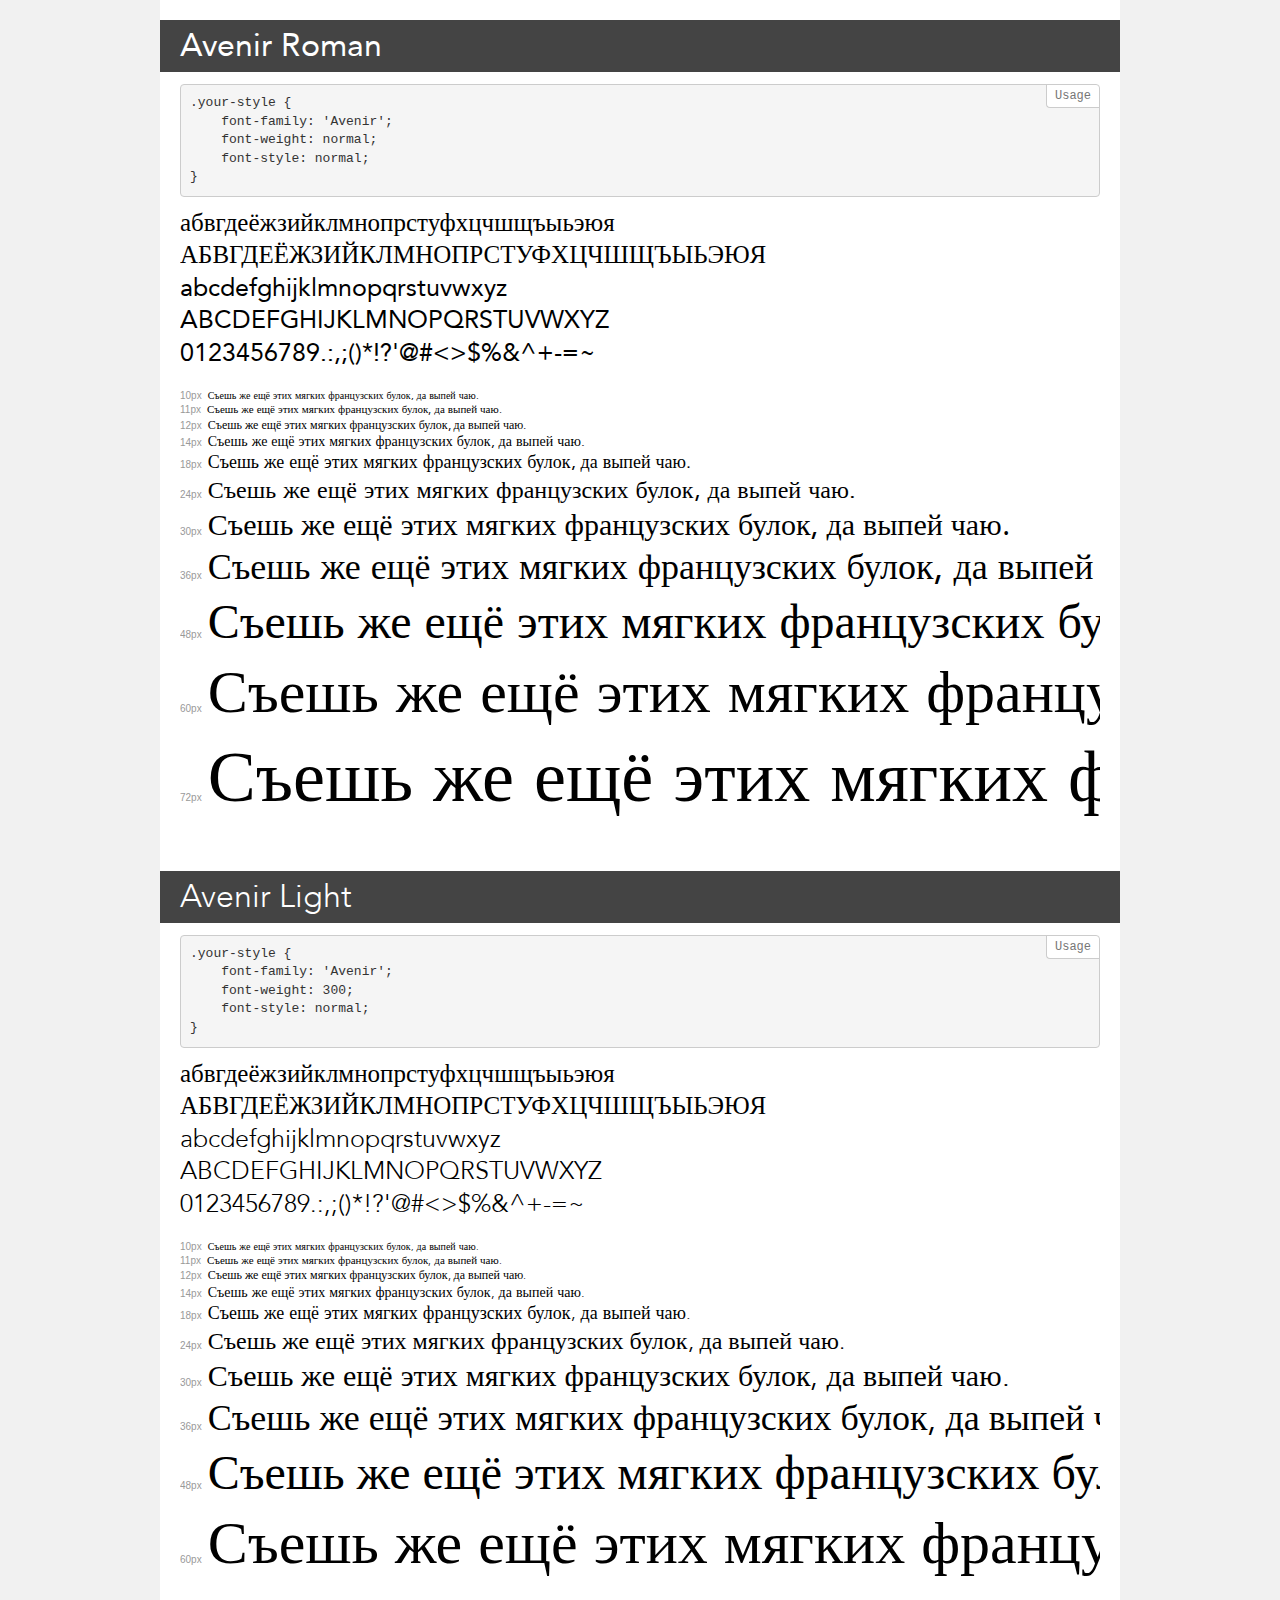
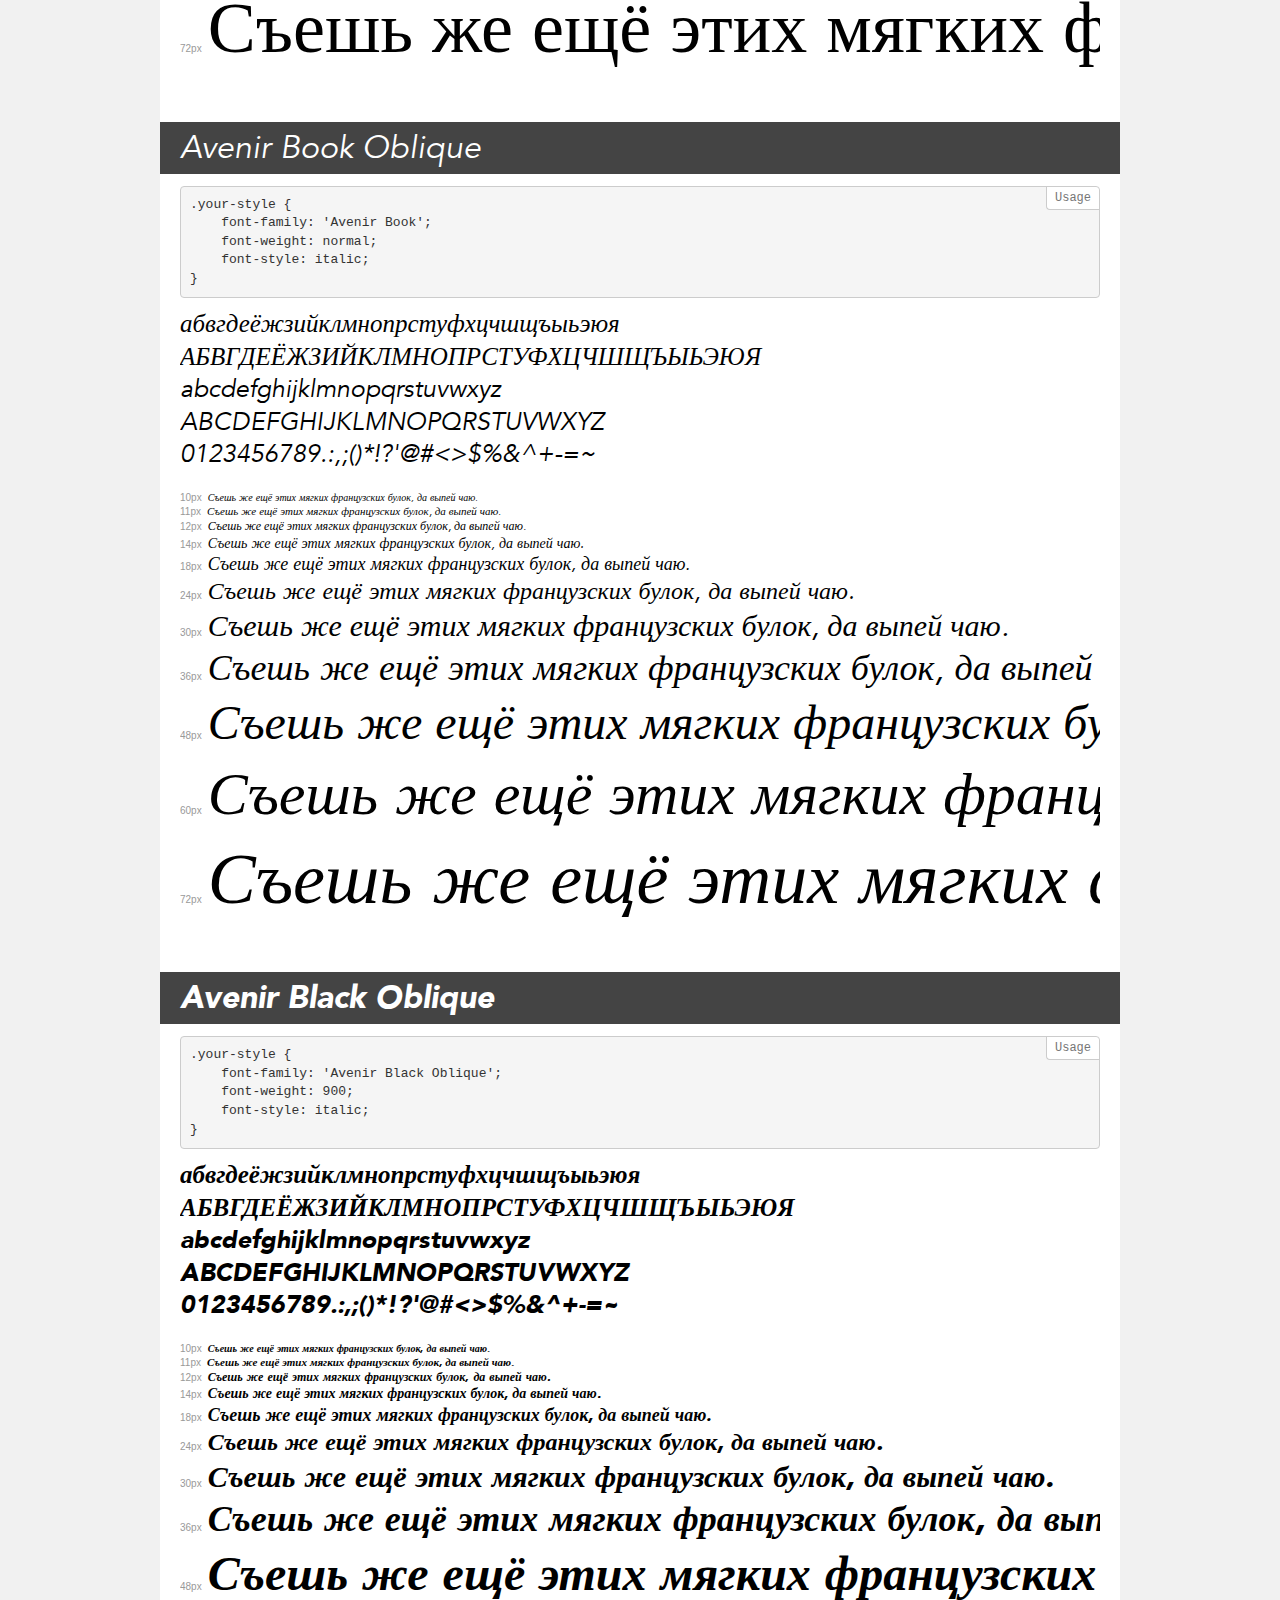
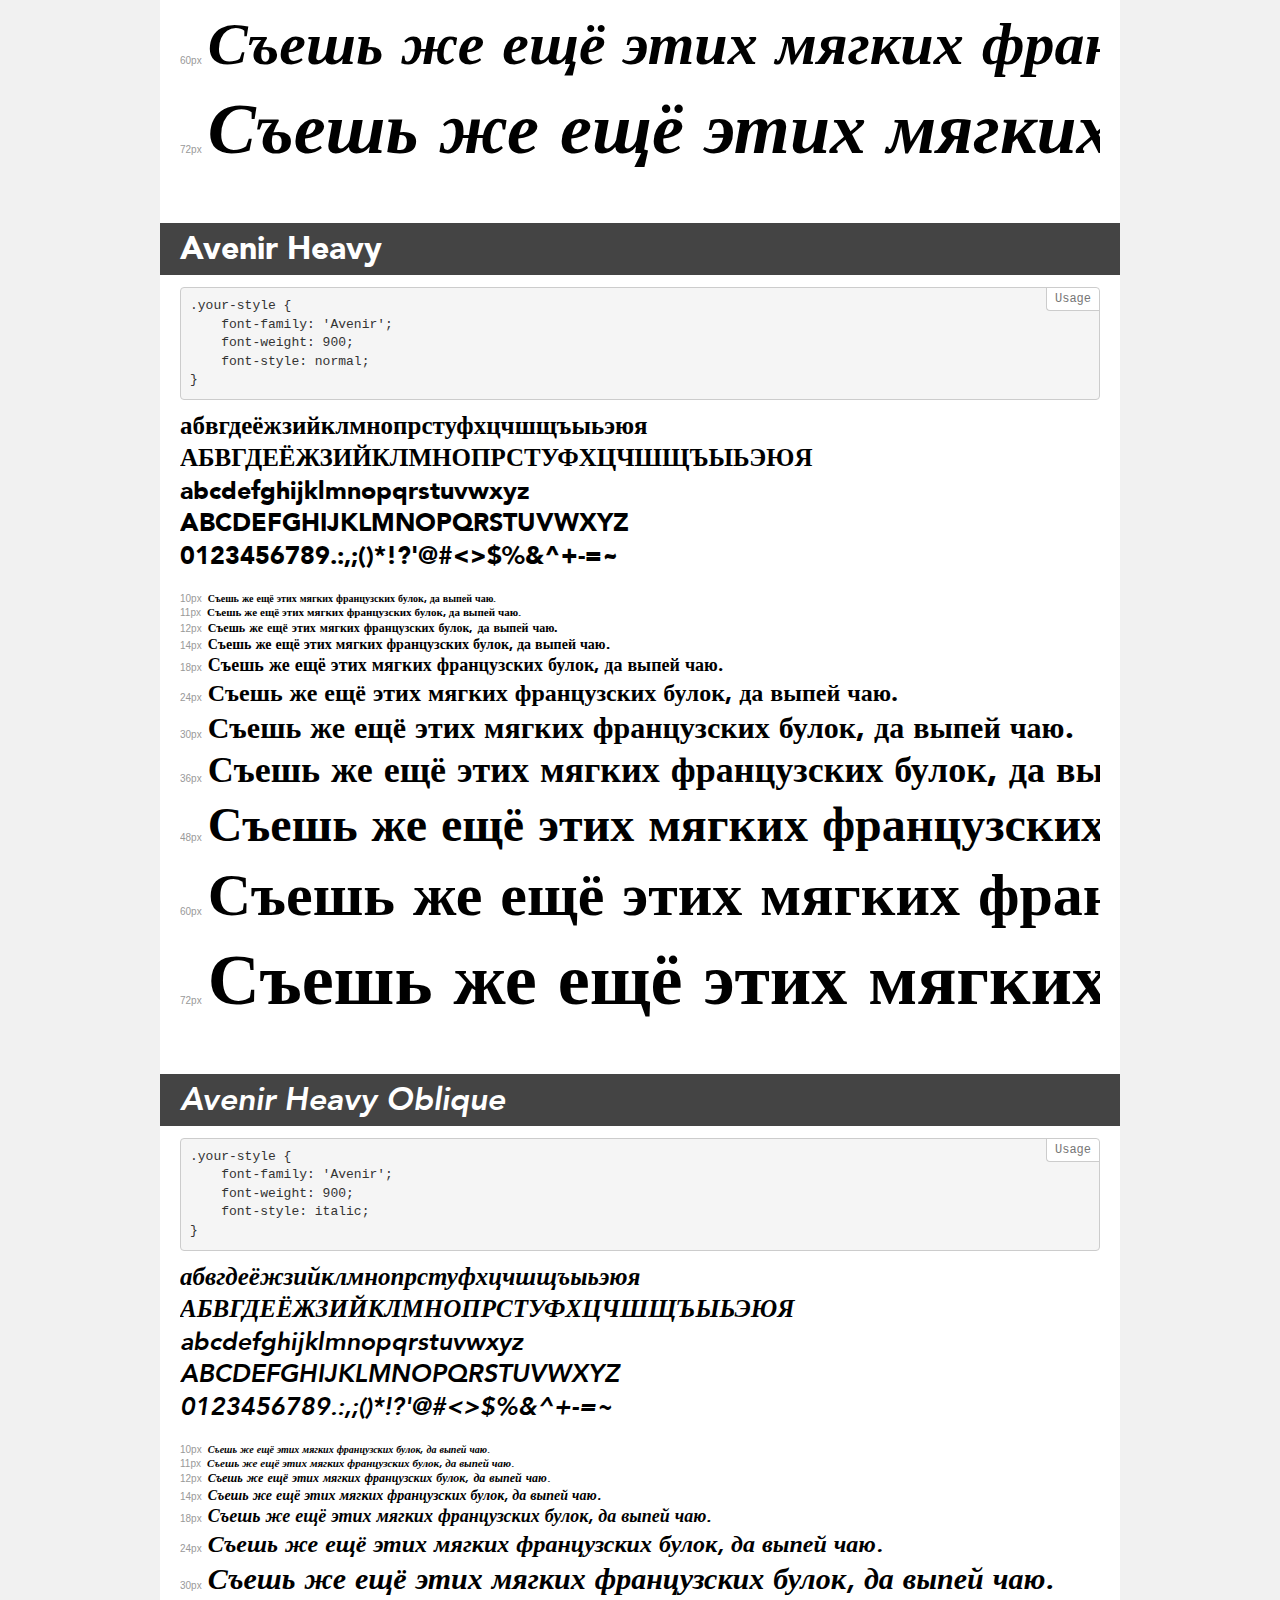
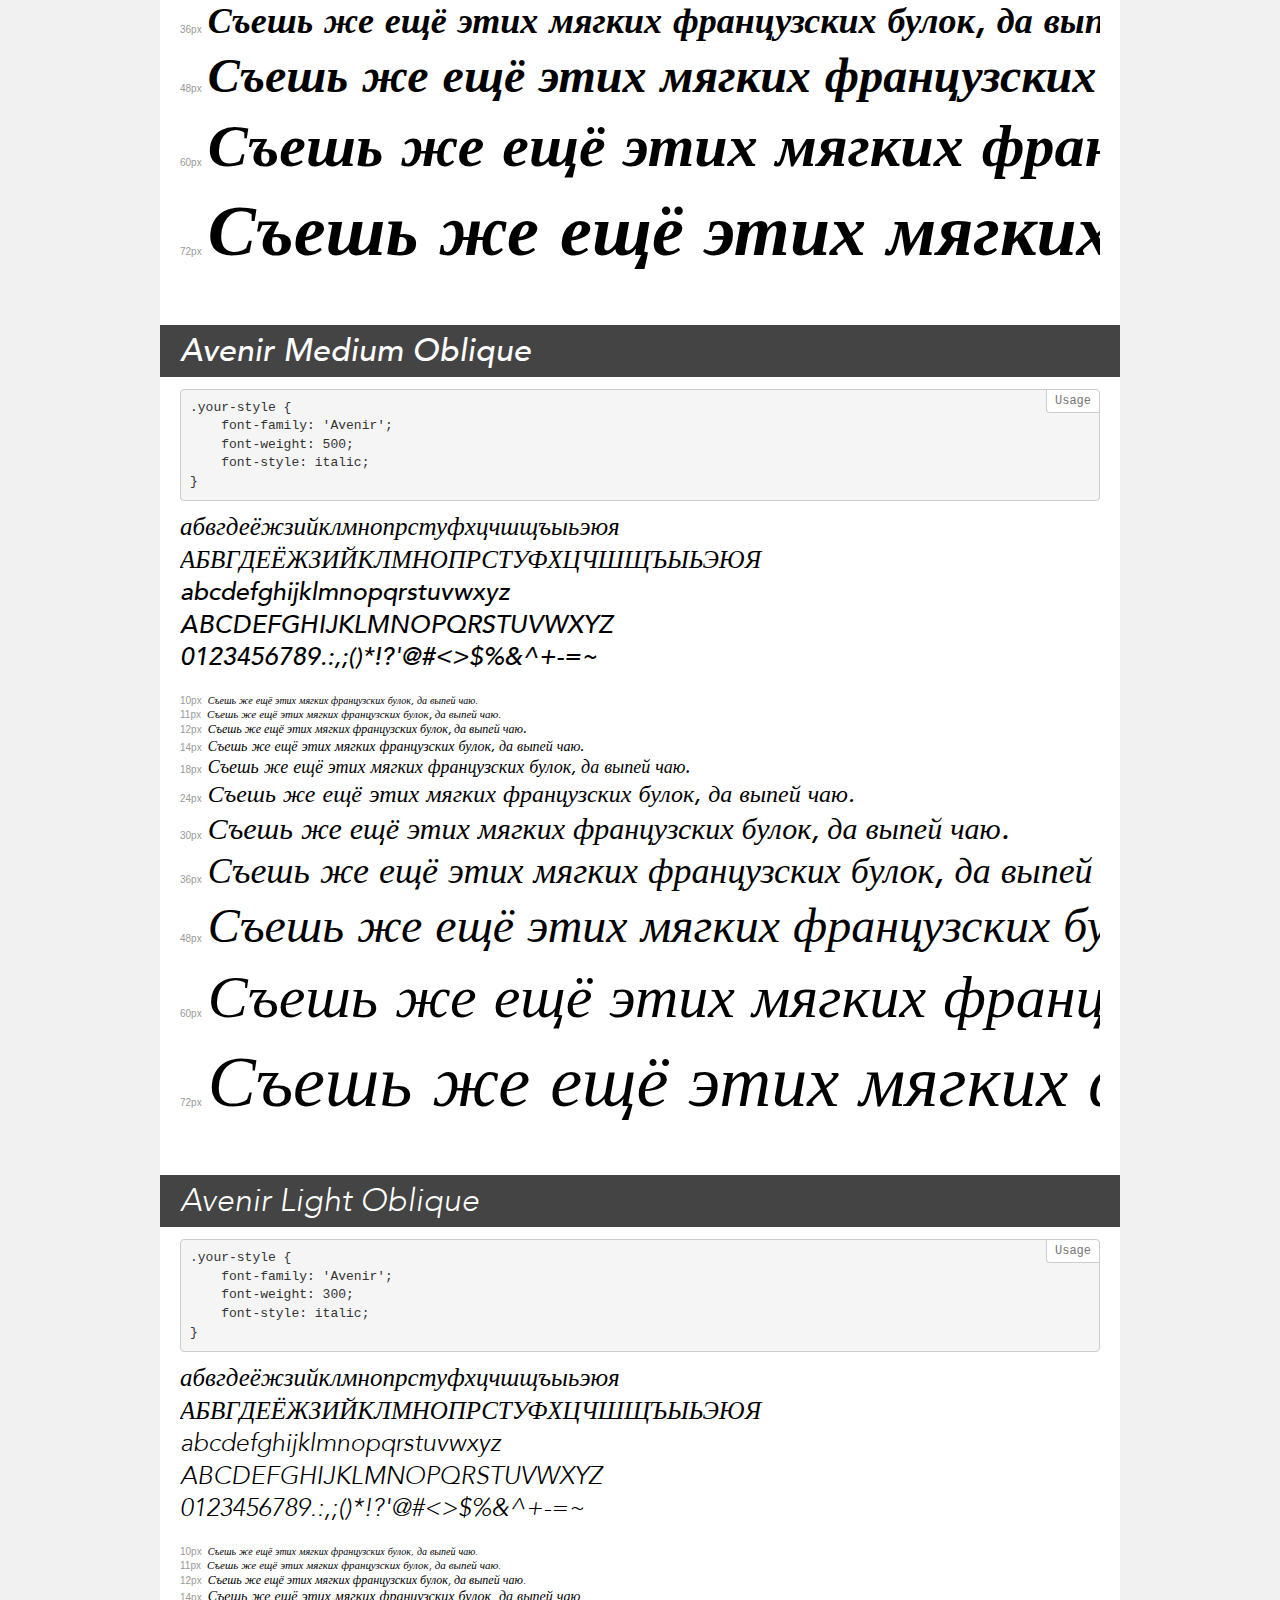
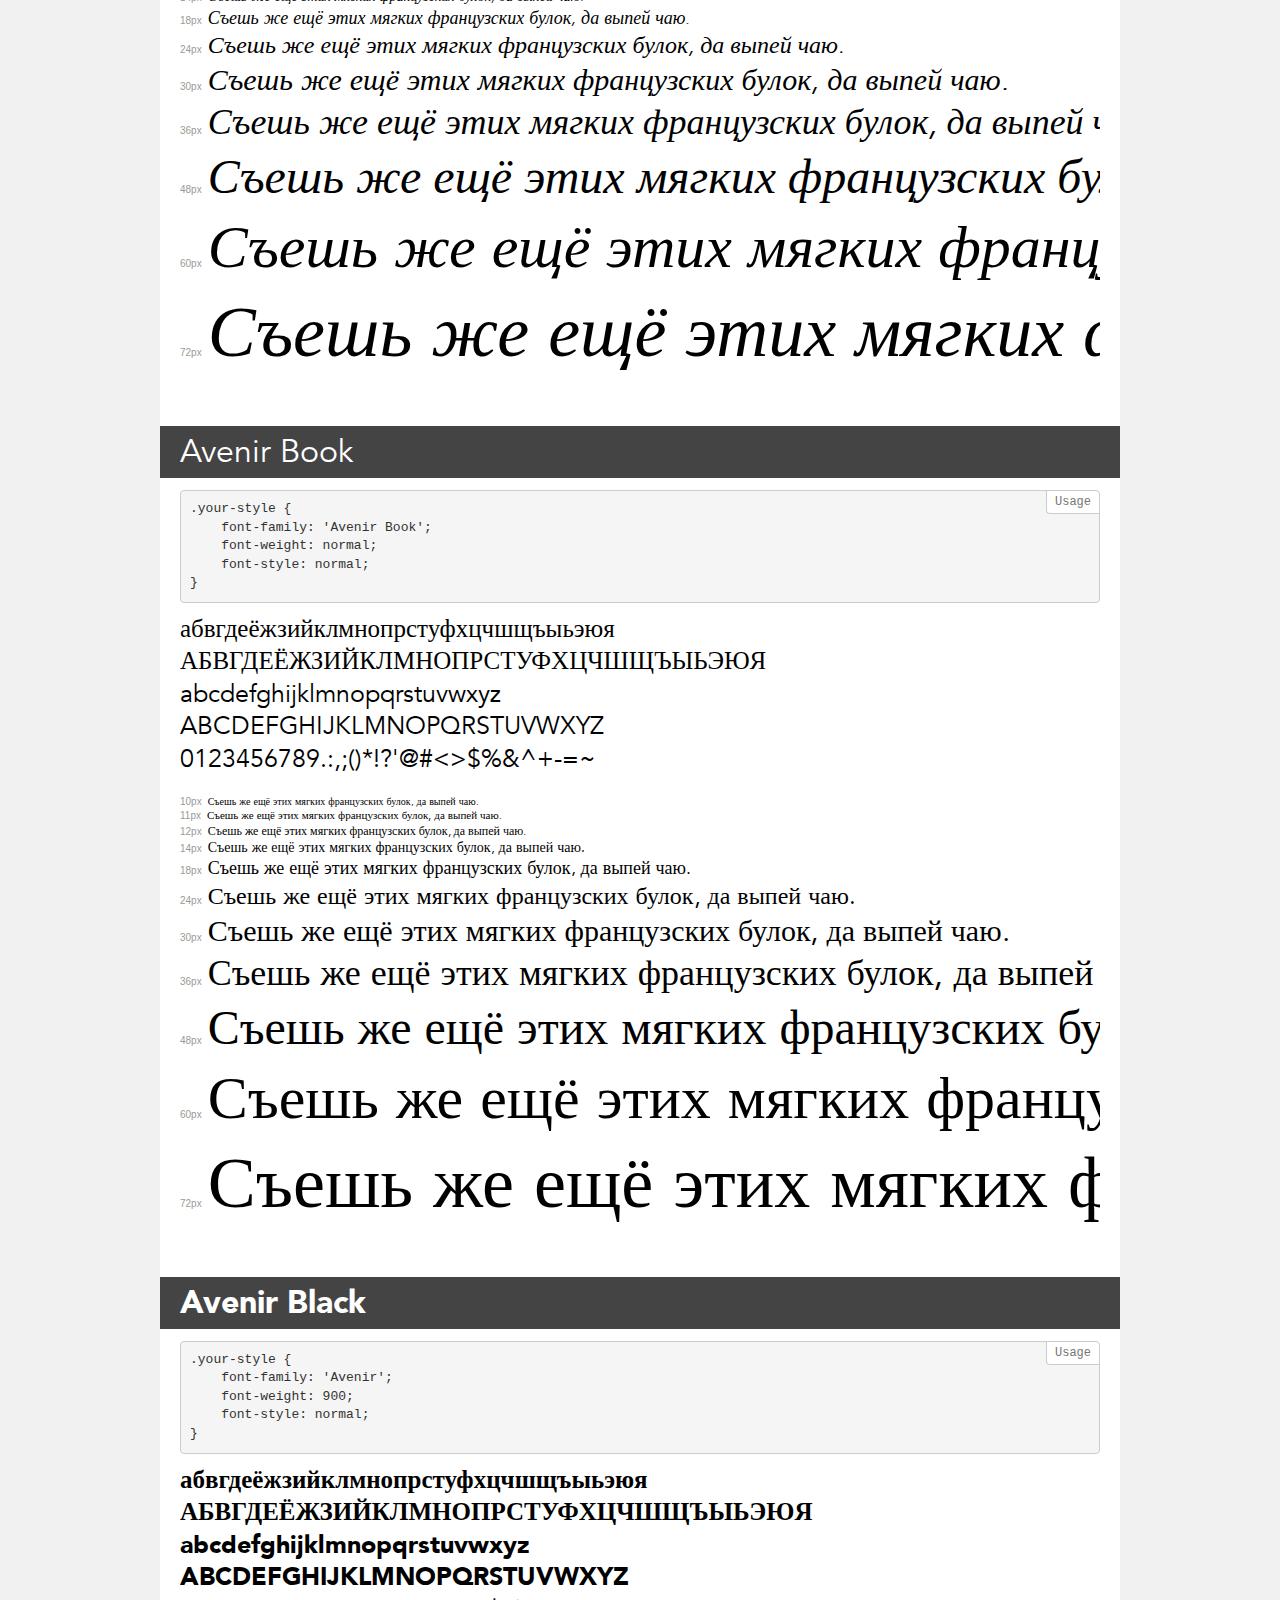
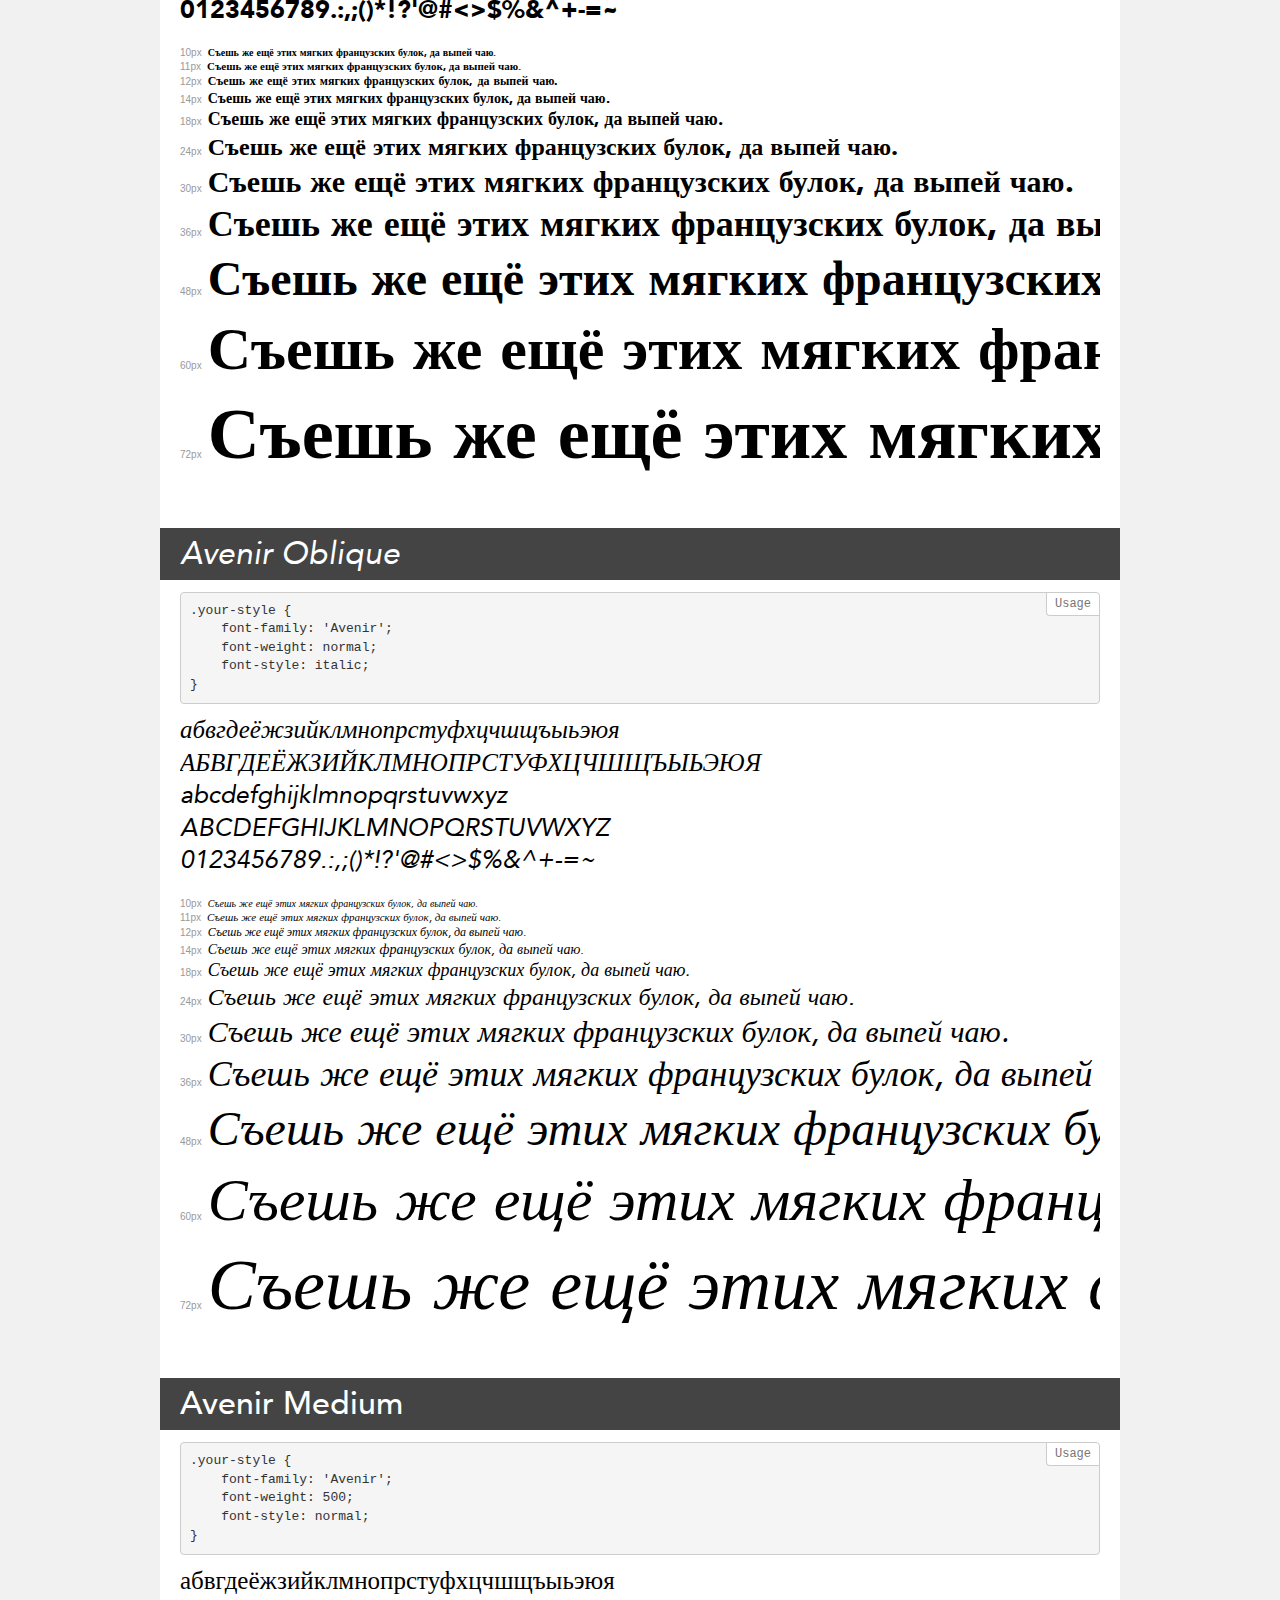
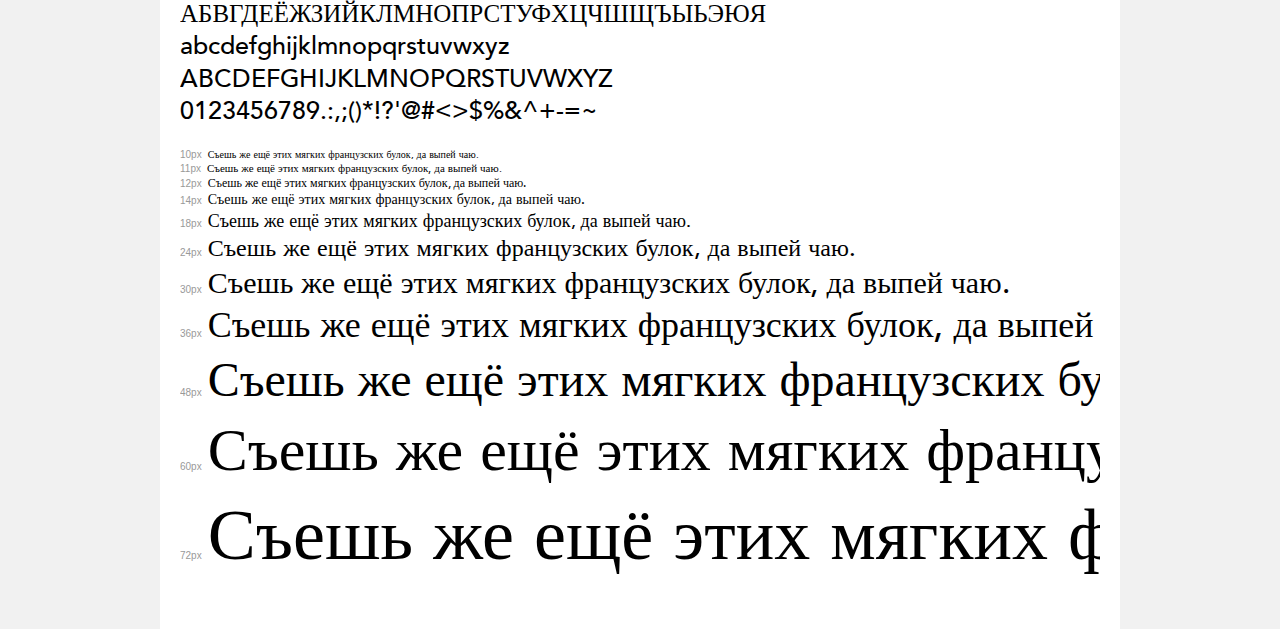
<file: fonts/avenir/demo.html>
<!DOCTYPE html>
<html>
<head>
    <meta charset="utf-8">
    <meta http-equiv="X-UA-Compatible" content="IE=edge">
    <meta name="viewport" content="width=device-width, initial-scale=1">
    <meta name="robots" content="noindex, noarchive">
    <meta name="format-detection" content="telephone=no">
    <title>Transfonter demo</title>
    <link href="stylesheet.css" rel="stylesheet">
    <style>
        /*
        http://meyerweb.com/eric/tools/css/reset/
        v2.0 | 20110126
        License: none (public domain)
        */
        html, body, div, span, applet, object, iframe,
        h1, h2, h3, h4, h5, h6, p, blockquote, pre,
        a, abbr, acronym, address, big, cite, code,
        del, dfn, em, img, ins, kbd, q, s, samp,
        small, strike, strong, sub, sup, tt, var,
        b, u, i, center,
        dl, dt, dd, ol, ul, li,
        fieldset, form, label, legend,
        table, caption, tbody, tfoot, thead, tr, th, td,
        article, aside, canvas, details, embed,
        figure, figcaption, footer, header, hgroup,
        menu, nav, output, ruby, section, summary,
        time, mark, audio, video {
            margin: 0;
            padding: 0;
            border: 0;
            font-size: 100%;
            font: inherit;
            vertical-align: baseline;
        }
        /* HTML5 display-role reset for older browsers */
        article, aside, details, figcaption, figure,
        footer, header, hgroup, menu, nav, section {
            display: block;
        }
        body {
            line-height: 1;
        }
        ol, ul {
            list-style: none;
        }
        blockquote, q {
            quotes: none;
        }
        blockquote:before, blockquote:after,
        q:before, q:after {
            content: '';
            content: none;
        }
        table {
            border-collapse: collapse;
            border-spacing: 0;
        }
        /* common styles */
        body {
            background: #f1f1f1;
            color: #000;
        }
        .page {
            background: #fff;
            width: 920px;
            margin: 0 auto;
            padding: 20px 20px 0 20px;
            overflow: hidden;
        }
        .font-container {
            overflow-x: auto;
            overflow-y: hidden;
            margin-bottom: 40px;
            line-height: 1.3;
            white-space: nowrap;
            padding-bottom: 5px;
        }
        h1 {
            position: relative;
            background: #444;
            font-size: 32px;
            color: #fff;
            padding: 10px 20px;
            margin: 0 -20px 12px -20px;
        }
        .letters {
            font-size: 25px;
            margin-bottom: 20px;
        }
        .s10:before {
            content: '10px';
        }
        .s11:before {
            content: '11px';
        }
        .s12:before {
            content: '12px';
        }
        .s14:before {
            content: '14px';
        }
        .s18:before {
            content: '18px';
        }
        .s24:before {
            content: '24px';
        }
        .s30:before {
            content: '30px';
        }
        .s36:before {
            content: '36px';
        }
        .s48:before {
            content: '48px';
        }
        .s60:before {
            content: '60px';
        }
        .s72:before {
            content: '72px';
        }
        .s10:before, .s11:before, .s12:before, .s14:before,
        .s18:before, .s24:before, .s30:before, .s36:before,
        .s48:before, .s60:before, .s72:before {
            font-family: Arial, sans-serif;
            font-size: 10px;
            font-weight: normal;
            font-style: normal;
            color: #999;
            padding-right: 6px;
        }
        pre {
            display: block;
            position: relative;
            padding: 9px;
            margin: 0 0 10px;
            font-family: Monaco, Menlo, Consolas, "Courier New", monospace !important;
            font-size: 13px;
            line-height: 1.428571429;
            color: #333;
            font-weight: normal !important;
            font-style: normal !important;
            background-color: #f5f5f5;
            border: 1px solid #ccc;
            overflow-x: auto;
            border-radius: 4px;
        }
        pre:after {
            display: block;
            position: absolute;
            right: 0;
            top: 0;
            content: 'Usage';
            line-height: 1;
            padding: 5px 8px;
            font-size: 12px;
            color: #767676;
            background-color: #fff;
            border: 1px solid #ccc;
            border-right: none;
            border-top: none;
            border-radius: 0 4px 0 4px;
            z-index: 10;
        }
        /* responsive */
        @media (max-width: 959px) {
            .page {
                width: auto;
                margin: 0;
            }
        }
    </style>
</head>
<body>
<div class="page">
    <div class="demo" style="font-family: 'Avenir'; font-weight: normal; font-style: normal;">
        <h1>Avenir Roman</h1>
        <pre>.your-style {
    font-family: 'Avenir';
    font-weight: normal;
    font-style: normal;
}</pre>
        <div class="font-container">
            <p class="letters">
                абвгдеёжзийклмнопрстуфхцчшщъыьэюя<br>
АБВГДЕЁЖЗИЙКЛМНОПРСТУФХЦЧШЩЪЫЬЭЮЯ<br>
abcdefghijklmnopqrstuvwxyz<br>
ABCDEFGHIJKLMNOPQRSTUVWXYZ<br>
                0123456789.:,;()*!?'@#<>$%&^+-=~
            </p>
            <p class="s10" style="font-size: 10px;">Съешь же ещё этих мягких французских булок, да выпей чаю.</p>
            <p class="s11" style="font-size: 11px;">Съешь же ещё этих мягких французских булок, да выпей чаю.</p>
            <p class="s12" style="font-size: 12px;">Съешь же ещё этих мягких французских булок, да выпей чаю.</p>
            <p class="s14" style="font-size: 14px;">Съешь же ещё этих мягких французских булок, да выпей чаю.</p>
            <p class="s18" style="font-size: 18px;">Съешь же ещё этих мягких французских булок, да выпей чаю.</p>
            <p class="s24" style="font-size: 24px;">Съешь же ещё этих мягких французских булок, да выпей чаю.</p>
            <p class="s30" style="font-size: 30px;">Съешь же ещё этих мягких французских булок, да выпей чаю.</p>
            <p class="s36" style="font-size: 36px;">Съешь же ещё этих мягких французских булок, да выпей чаю.</p>
            <p class="s48" style="font-size: 48px;">Съешь же ещё этих мягких французских булок, да выпей чаю.</p>
            <p class="s60" style="font-size: 60px;">Съешь же ещё этих мягких французских булок, да выпей чаю.</p>
            <p class="s72" style="font-size: 72px;">Съешь же ещё этих мягких французских булок, да выпей чаю.</p>
        </div>
    </div>
    <div class="demo" style="font-family: 'Avenir'; font-weight: 300; font-style: normal;">
        <h1>Avenir Light</h1>
        <pre>.your-style {
    font-family: 'Avenir';
    font-weight: 300;
    font-style: normal;
}</pre>
        <div class="font-container">
            <p class="letters">
                абвгдеёжзийклмнопрстуфхцчшщъыьэюя<br>
АБВГДЕЁЖЗИЙКЛМНОПРСТУФХЦЧШЩЪЫЬЭЮЯ<br>
abcdefghijklmnopqrstuvwxyz<br>
ABCDEFGHIJKLMNOPQRSTUVWXYZ<br>
                0123456789.:,;()*!?'@#<>$%&^+-=~
            </p>
            <p class="s10" style="font-size: 10px;">Съешь же ещё этих мягких французских булок, да выпей чаю.</p>
            <p class="s11" style="font-size: 11px;">Съешь же ещё этих мягких французских булок, да выпей чаю.</p>
            <p class="s12" style="font-size: 12px;">Съешь же ещё этих мягких французских булок, да выпей чаю.</p>
            <p class="s14" style="font-size: 14px;">Съешь же ещё этих мягких французских булок, да выпей чаю.</p>
            <p class="s18" style="font-size: 18px;">Съешь же ещё этих мягких французских булок, да выпей чаю.</p>
            <p class="s24" style="font-size: 24px;">Съешь же ещё этих мягких французских булок, да выпей чаю.</p>
            <p class="s30" style="font-size: 30px;">Съешь же ещё этих мягких французских булок, да выпей чаю.</p>
            <p class="s36" style="font-size: 36px;">Съешь же ещё этих мягких французских булок, да выпей чаю.</p>
            <p class="s48" style="font-size: 48px;">Съешь же ещё этих мягких французских булок, да выпей чаю.</p>
            <p class="s60" style="font-size: 60px;">Съешь же ещё этих мягких французских булок, да выпей чаю.</p>
            <p class="s72" style="font-size: 72px;">Съешь же ещё этих мягких французских булок, да выпей чаю.</p>
        </div>
    </div>
    <div class="demo" style="font-family: 'Avenir Book'; font-weight: normal; font-style: italic;">
        <h1>Avenir Book Oblique</h1>
        <pre>.your-style {
    font-family: 'Avenir Book';
    font-weight: normal;
    font-style: italic;
}</pre>
        <div class="font-container">
            <p class="letters">
                абвгдеёжзийклмнопрстуфхцчшщъыьэюя<br>
АБВГДЕЁЖЗИЙКЛМНОПРСТУФХЦЧШЩЪЫЬЭЮЯ<br>
abcdefghijklmnopqrstuvwxyz<br>
ABCDEFGHIJKLMNOPQRSTUVWXYZ<br>
                0123456789.:,;()*!?'@#<>$%&^+-=~
            </p>
            <p class="s10" style="font-size: 10px;">Съешь же ещё этих мягких французских булок, да выпей чаю.</p>
            <p class="s11" style="font-size: 11px;">Съешь же ещё этих мягких французских булок, да выпей чаю.</p>
            <p class="s12" style="font-size: 12px;">Съешь же ещё этих мягких французских булок, да выпей чаю.</p>
            <p class="s14" style="font-size: 14px;">Съешь же ещё этих мягких французских булок, да выпей чаю.</p>
            <p class="s18" style="font-size: 18px;">Съешь же ещё этих мягких французских булок, да выпей чаю.</p>
            <p class="s24" style="font-size: 24px;">Съешь же ещё этих мягких французских булок, да выпей чаю.</p>
            <p class="s30" style="font-size: 30px;">Съешь же ещё этих мягких французских булок, да выпей чаю.</p>
            <p class="s36" style="font-size: 36px;">Съешь же ещё этих мягких французских булок, да выпей чаю.</p>
            <p class="s48" style="font-size: 48px;">Съешь же ещё этих мягких французских булок, да выпей чаю.</p>
            <p class="s60" style="font-size: 60px;">Съешь же ещё этих мягких французских булок, да выпей чаю.</p>
            <p class="s72" style="font-size: 72px;">Съешь же ещё этих мягких французских булок, да выпей чаю.</p>
        </div>
    </div>
    <div class="demo" style="font-family: 'Avenir Black Oblique'; font-weight: 900; font-style: italic;">
        <h1>Avenir Black Oblique</h1>
        <pre>.your-style {
    font-family: 'Avenir Black Oblique';
    font-weight: 900;
    font-style: italic;
}</pre>
        <div class="font-container">
            <p class="letters">
                абвгдеёжзийклмнопрстуфхцчшщъыьэюя<br>
АБВГДЕЁЖЗИЙКЛМНОПРСТУФХЦЧШЩЪЫЬЭЮЯ<br>
abcdefghijklmnopqrstuvwxyz<br>
ABCDEFGHIJKLMNOPQRSTUVWXYZ<br>
                0123456789.:,;()*!?'@#<>$%&^+-=~
            </p>
            <p class="s10" style="font-size: 10px;">Съешь же ещё этих мягких французских булок, да выпей чаю.</p>
            <p class="s11" style="font-size: 11px;">Съешь же ещё этих мягких французских булок, да выпей чаю.</p>
            <p class="s12" style="font-size: 12px;">Съешь же ещё этих мягких французских булок, да выпей чаю.</p>
            <p class="s14" style="font-size: 14px;">Съешь же ещё этих мягких французских булок, да выпей чаю.</p>
            <p class="s18" style="font-size: 18px;">Съешь же ещё этих мягких французских булок, да выпей чаю.</p>
            <p class="s24" style="font-size: 24px;">Съешь же ещё этих мягких французских булок, да выпей чаю.</p>
            <p class="s30" style="font-size: 30px;">Съешь же ещё этих мягких французских булок, да выпей чаю.</p>
            <p class="s36" style="font-size: 36px;">Съешь же ещё этих мягких французских булок, да выпей чаю.</p>
            <p class="s48" style="font-size: 48px;">Съешь же ещё этих мягких французских булок, да выпей чаю.</p>
            <p class="s60" style="font-size: 60px;">Съешь же ещё этих мягких французских булок, да выпей чаю.</p>
            <p class="s72" style="font-size: 72px;">Съешь же ещё этих мягких французских булок, да выпей чаю.</p>
        </div>
    </div>
    <div class="demo" style="font-family: 'Avenir'; font-weight: 900; font-style: normal;">
        <h1>Avenir Heavy</h1>
        <pre>.your-style {
    font-family: 'Avenir';
    font-weight: 900;
    font-style: normal;
}</pre>
        <div class="font-container">
            <p class="letters">
                абвгдеёжзийклмнопрстуфхцчшщъыьэюя<br>
АБВГДЕЁЖЗИЙКЛМНОПРСТУФХЦЧШЩЪЫЬЭЮЯ<br>
abcdefghijklmnopqrstuvwxyz<br>
ABCDEFGHIJKLMNOPQRSTUVWXYZ<br>
                0123456789.:,;()*!?'@#<>$%&^+-=~
            </p>
            <p class="s10" style="font-size: 10px;">Съешь же ещё этих мягких французских булок, да выпей чаю.</p>
            <p class="s11" style="font-size: 11px;">Съешь же ещё этих мягких французских булок, да выпей чаю.</p>
            <p class="s12" style="font-size: 12px;">Съешь же ещё этих мягких французских булок, да выпей чаю.</p>
            <p class="s14" style="font-size: 14px;">Съешь же ещё этих мягких французских булок, да выпей чаю.</p>
            <p class="s18" style="font-size: 18px;">Съешь же ещё этих мягких французских булок, да выпей чаю.</p>
            <p class="s24" style="font-size: 24px;">Съешь же ещё этих мягких французских булок, да выпей чаю.</p>
            <p class="s30" style="font-size: 30px;">Съешь же ещё этих мягких французских булок, да выпей чаю.</p>
            <p class="s36" style="font-size: 36px;">Съешь же ещё этих мягких французских булок, да выпей чаю.</p>
            <p class="s48" style="font-size: 48px;">Съешь же ещё этих мягких французских булок, да выпей чаю.</p>
            <p class="s60" style="font-size: 60px;">Съешь же ещё этих мягких французских булок, да выпей чаю.</p>
            <p class="s72" style="font-size: 72px;">Съешь же ещё этих мягких французских булок, да выпей чаю.</p>
        </div>
    </div>
    <div class="demo" style="font-family: 'Avenir'; font-weight: 900; font-style: italic;">
        <h1>Avenir Heavy Oblique</h1>
        <pre>.your-style {
    font-family: 'Avenir';
    font-weight: 900;
    font-style: italic;
}</pre>
        <div class="font-container">
            <p class="letters">
                абвгдеёжзийклмнопрстуфхцчшщъыьэюя<br>
АБВГДЕЁЖЗИЙКЛМНОПРСТУФХЦЧШЩЪЫЬЭЮЯ<br>
abcdefghijklmnopqrstuvwxyz<br>
ABCDEFGHIJKLMNOPQRSTUVWXYZ<br>
                0123456789.:,;()*!?'@#<>$%&^+-=~
            </p>
            <p class="s10" style="font-size: 10px;">Съешь же ещё этих мягких французских булок, да выпей чаю.</p>
            <p class="s11" style="font-size: 11px;">Съешь же ещё этих мягких французских булок, да выпей чаю.</p>
            <p class="s12" style="font-size: 12px;">Съешь же ещё этих мягких французских булок, да выпей чаю.</p>
            <p class="s14" style="font-size: 14px;">Съешь же ещё этих мягких французских булок, да выпей чаю.</p>
            <p class="s18" style="font-size: 18px;">Съешь же ещё этих мягких французских булок, да выпей чаю.</p>
            <p class="s24" style="font-size: 24px;">Съешь же ещё этих мягких французских булок, да выпей чаю.</p>
            <p class="s30" style="font-size: 30px;">Съешь же ещё этих мягких французских булок, да выпей чаю.</p>
            <p class="s36" style="font-size: 36px;">Съешь же ещё этих мягких французских булок, да выпей чаю.</p>
            <p class="s48" style="font-size: 48px;">Съешь же ещё этих мягких французских булок, да выпей чаю.</p>
            <p class="s60" style="font-size: 60px;">Съешь же ещё этих мягких французских булок, да выпей чаю.</p>
            <p class="s72" style="font-size: 72px;">Съешь же ещё этих мягких французских булок, да выпей чаю.</p>
        </div>
    </div>
    <div class="demo" style="font-family: 'Avenir'; font-weight: 500; font-style: italic;">
        <h1>Avenir Medium Oblique</h1>
        <pre>.your-style {
    font-family: 'Avenir';
    font-weight: 500;
    font-style: italic;
}</pre>
        <div class="font-container">
            <p class="letters">
                абвгдеёжзийклмнопрстуфхцчшщъыьэюя<br>
АБВГДЕЁЖЗИЙКЛМНОПРСТУФХЦЧШЩЪЫЬЭЮЯ<br>
abcdefghijklmnopqrstuvwxyz<br>
ABCDEFGHIJKLMNOPQRSTUVWXYZ<br>
                0123456789.:,;()*!?'@#<>$%&^+-=~
            </p>
            <p class="s10" style="font-size: 10px;">Съешь же ещё этих мягких французских булок, да выпей чаю.</p>
            <p class="s11" style="font-size: 11px;">Съешь же ещё этих мягких французских булок, да выпей чаю.</p>
            <p class="s12" style="font-size: 12px;">Съешь же ещё этих мягких французских булок, да выпей чаю.</p>
            <p class="s14" style="font-size: 14px;">Съешь же ещё этих мягких французских булок, да выпей чаю.</p>
            <p class="s18" style="font-size: 18px;">Съешь же ещё этих мягких французских булок, да выпей чаю.</p>
            <p class="s24" style="font-size: 24px;">Съешь же ещё этих мягких французских булок, да выпей чаю.</p>
            <p class="s30" style="font-size: 30px;">Съешь же ещё этих мягких французских булок, да выпей чаю.</p>
            <p class="s36" style="font-size: 36px;">Съешь же ещё этих мягких французских булок, да выпей чаю.</p>
            <p class="s48" style="font-size: 48px;">Съешь же ещё этих мягких французских булок, да выпей чаю.</p>
            <p class="s60" style="font-size: 60px;">Съешь же ещё этих мягких французских булок, да выпей чаю.</p>
            <p class="s72" style="font-size: 72px;">Съешь же ещё этих мягких французских булок, да выпей чаю.</p>
        </div>
    </div>
    <div class="demo" style="font-family: 'Avenir'; font-weight: 300; font-style: italic;">
        <h1>Avenir Light Oblique</h1>
        <pre>.your-style {
    font-family: 'Avenir';
    font-weight: 300;
    font-style: italic;
}</pre>
        <div class="font-container">
            <p class="letters">
                абвгдеёжзийклмнопрстуфхцчшщъыьэюя<br>
АБВГДЕЁЖЗИЙКЛМНОПРСТУФХЦЧШЩЪЫЬЭЮЯ<br>
abcdefghijklmnopqrstuvwxyz<br>
ABCDEFGHIJKLMNOPQRSTUVWXYZ<br>
                0123456789.:,;()*!?'@#<>$%&^+-=~
            </p>
            <p class="s10" style="font-size: 10px;">Съешь же ещё этих мягких французских булок, да выпей чаю.</p>
            <p class="s11" style="font-size: 11px;">Съешь же ещё этих мягких французских булок, да выпей чаю.</p>
            <p class="s12" style="font-size: 12px;">Съешь же ещё этих мягких французских булок, да выпей чаю.</p>
            <p class="s14" style="font-size: 14px;">Съешь же ещё этих мягких французских булок, да выпей чаю.</p>
            <p class="s18" style="font-size: 18px;">Съешь же ещё этих мягких французских булок, да выпей чаю.</p>
            <p class="s24" style="font-size: 24px;">Съешь же ещё этих мягких французских булок, да выпей чаю.</p>
            <p class="s30" style="font-size: 30px;">Съешь же ещё этих мягких французских булок, да выпей чаю.</p>
            <p class="s36" style="font-size: 36px;">Съешь же ещё этих мягких французских булок, да выпей чаю.</p>
            <p class="s48" style="font-size: 48px;">Съешь же ещё этих мягких французских булок, да выпей чаю.</p>
            <p class="s60" style="font-size: 60px;">Съешь же ещё этих мягких французских булок, да выпей чаю.</p>
            <p class="s72" style="font-size: 72px;">Съешь же ещё этих мягких французских булок, да выпей чаю.</p>
        </div>
    </div>
    <div class="demo" style="font-family: 'Avenir Book'; font-weight: normal; font-style: normal;">
        <h1>Avenir Book</h1>
        <pre>.your-style {
    font-family: 'Avenir Book';
    font-weight: normal;
    font-style: normal;
}</pre>
        <div class="font-container">
            <p class="letters">
                абвгдеёжзийклмнопрстуфхцчшщъыьэюя<br>
АБВГДЕЁЖЗИЙКЛМНОПРСТУФХЦЧШЩЪЫЬЭЮЯ<br>
abcdefghijklmnopqrstuvwxyz<br>
ABCDEFGHIJKLMNOPQRSTUVWXYZ<br>
                0123456789.:,;()*!?'@#<>$%&^+-=~
            </p>
            <p class="s10" style="font-size: 10px;">Съешь же ещё этих мягких французских булок, да выпей чаю.</p>
            <p class="s11" style="font-size: 11px;">Съешь же ещё этих мягких французских булок, да выпей чаю.</p>
            <p class="s12" style="font-size: 12px;">Съешь же ещё этих мягких французских булок, да выпей чаю.</p>
            <p class="s14" style="font-size: 14px;">Съешь же ещё этих мягких французских булок, да выпей чаю.</p>
            <p class="s18" style="font-size: 18px;">Съешь же ещё этих мягких французских булок, да выпей чаю.</p>
            <p class="s24" style="font-size: 24px;">Съешь же ещё этих мягких французских булок, да выпей чаю.</p>
            <p class="s30" style="font-size: 30px;">Съешь же ещё этих мягких французских булок, да выпей чаю.</p>
            <p class="s36" style="font-size: 36px;">Съешь же ещё этих мягких французских булок, да выпей чаю.</p>
            <p class="s48" style="font-size: 48px;">Съешь же ещё этих мягких французских булок, да выпей чаю.</p>
            <p class="s60" style="font-size: 60px;">Съешь же ещё этих мягких французских булок, да выпей чаю.</p>
            <p class="s72" style="font-size: 72px;">Съешь же ещё этих мягких французских булок, да выпей чаю.</p>
        </div>
    </div>
    <div class="demo" style="font-family: 'Avenir'; font-weight: 900; font-style: normal;">
        <h1>Avenir Black</h1>
        <pre>.your-style {
    font-family: 'Avenir';
    font-weight: 900;
    font-style: normal;
}</pre>
        <div class="font-container">
            <p class="letters">
                абвгдеёжзийклмнопрстуфхцчшщъыьэюя<br>
АБВГДЕЁЖЗИЙКЛМНОПРСТУФХЦЧШЩЪЫЬЭЮЯ<br>
abcdefghijklmnopqrstuvwxyz<br>
ABCDEFGHIJKLMNOPQRSTUVWXYZ<br>
                0123456789.:,;()*!?'@#<>$%&^+-=~
            </p>
            <p class="s10" style="font-size: 10px;">Съешь же ещё этих мягких французских булок, да выпей чаю.</p>
            <p class="s11" style="font-size: 11px;">Съешь же ещё этих мягких французских булок, да выпей чаю.</p>
            <p class="s12" style="font-size: 12px;">Съешь же ещё этих мягких французских булок, да выпей чаю.</p>
            <p class="s14" style="font-size: 14px;">Съешь же ещё этих мягких французских булок, да выпей чаю.</p>
            <p class="s18" style="font-size: 18px;">Съешь же ещё этих мягких французских булок, да выпей чаю.</p>
            <p class="s24" style="font-size: 24px;">Съешь же ещё этих мягких французских булок, да выпей чаю.</p>
            <p class="s30" style="font-size: 30px;">Съешь же ещё этих мягких французских булок, да выпей чаю.</p>
            <p class="s36" style="font-size: 36px;">Съешь же ещё этих мягких французских булок, да выпей чаю.</p>
            <p class="s48" style="font-size: 48px;">Съешь же ещё этих мягких французских булок, да выпей чаю.</p>
            <p class="s60" style="font-size: 60px;">Съешь же ещё этих мягких французских булок, да выпей чаю.</p>
            <p class="s72" style="font-size: 72px;">Съешь же ещё этих мягких французских булок, да выпей чаю.</p>
        </div>
    </div>
    <div class="demo" style="font-family: 'Avenir'; font-weight: normal; font-style: italic;">
        <h1>Avenir Oblique</h1>
        <pre>.your-style {
    font-family: 'Avenir';
    font-weight: normal;
    font-style: italic;
}</pre>
        <div class="font-container">
            <p class="letters">
                абвгдеёжзийклмнопрстуфхцчшщъыьэюя<br>
АБВГДЕЁЖЗИЙКЛМНОПРСТУФХЦЧШЩЪЫЬЭЮЯ<br>
abcdefghijklmnopqrstuvwxyz<br>
ABCDEFGHIJKLMNOPQRSTUVWXYZ<br>
                0123456789.:,;()*!?'@#<>$%&^+-=~
            </p>
            <p class="s10" style="font-size: 10px;">Съешь же ещё этих мягких французских булок, да выпей чаю.</p>
            <p class="s11" style="font-size: 11px;">Съешь же ещё этих мягких французских булок, да выпей чаю.</p>
            <p class="s12" style="font-size: 12px;">Съешь же ещё этих мягких французских булок, да выпей чаю.</p>
            <p class="s14" style="font-size: 14px;">Съешь же ещё этих мягких французских булок, да выпей чаю.</p>
            <p class="s18" style="font-size: 18px;">Съешь же ещё этих мягких французских булок, да выпей чаю.</p>
            <p class="s24" style="font-size: 24px;">Съешь же ещё этих мягких французских булок, да выпей чаю.</p>
            <p class="s30" style="font-size: 30px;">Съешь же ещё этих мягких французских булок, да выпей чаю.</p>
            <p class="s36" style="font-size: 36px;">Съешь же ещё этих мягких французских булок, да выпей чаю.</p>
            <p class="s48" style="font-size: 48px;">Съешь же ещё этих мягких французских булок, да выпей чаю.</p>
            <p class="s60" style="font-size: 60px;">Съешь же ещё этих мягких французских булок, да выпей чаю.</p>
            <p class="s72" style="font-size: 72px;">Съешь же ещё этих мягких французских булок, да выпей чаю.</p>
        </div>
    </div>
    <div class="demo" style="font-family: 'Avenir'; font-weight: 500; font-style: normal;">
        <h1>Avenir Medium</h1>
        <pre>.your-style {
    font-family: 'Avenir';
    font-weight: 500;
    font-style: normal;
}</pre>
        <div class="font-container">
            <p class="letters">
                абвгдеёжзийклмнопрстуфхцчшщъыьэюя<br>
АБВГДЕЁЖЗИЙКЛМНОПРСТУФХЦЧШЩЪЫЬЭЮЯ<br>
abcdefghijklmnopqrstuvwxyz<br>
ABCDEFGHIJKLMNOPQRSTUVWXYZ<br>
                0123456789.:,;()*!?'@#<>$%&^+-=~
            </p>
            <p class="s10" style="font-size: 10px;">Съешь же ещё этих мягких французских булок, да выпей чаю.</p>
            <p class="s11" style="font-size: 11px;">Съешь же ещё этих мягких французских булок, да выпей чаю.</p>
            <p class="s12" style="font-size: 12px;">Съешь же ещё этих мягких французских булок, да выпей чаю.</p>
            <p class="s14" style="font-size: 14px;">Съешь же ещё этих мягких французских булок, да выпей чаю.</p>
            <p class="s18" style="font-size: 18px;">Съешь же ещё этих мягких французских булок, да выпей чаю.</p>
            <p class="s24" style="font-size: 24px;">Съешь же ещё этих мягких французских булок, да выпей чаю.</p>
            <p class="s30" style="font-size: 30px;">Съешь же ещё этих мягких французских булок, да выпей чаю.</p>
            <p class="s36" style="font-size: 36px;">Съешь же ещё этих мягких французских булок, да выпей чаю.</p>
            <p class="s48" style="font-size: 48px;">Съешь же ещё этих мягких французских булок, да выпей чаю.</p>
            <p class="s60" style="font-size: 60px;">Съешь же ещё этих мягких французских булок, да выпей чаю.</p>
            <p class="s72" style="font-size: 72px;">Съешь же ещё этих мягких французских булок, да выпей чаю.</p>
        </div>
    </div>
</div>
</body>
</html>
</file>
<file: fonts/avenir/stylesheet.css>
@font-face {
    font-family: 'Avenir';
    src: url('Avenir-Roman.eot');
    src: local('Avenir Roman'), local('Avenir-Roman'),
        url('Avenir-Roman.eot?#iefix') format('embedded-opentype'),
        url('Avenir-Roman.woff2') format('woff2'),
        url('Avenir-Roman.woff') format('woff'),
        url('Avenir-Roman.ttf') format('truetype');
    font-weight: normal;
    font-style: normal;
}

@font-face {
    font-family: 'Avenir';
    src: url('Avenir-Light.eot');
    src: local('Avenir Light'), local('Avenir-Light'),
        url('Avenir-Light.eot?#iefix') format('embedded-opentype'),
        url('Avenir-Light.woff2') format('woff2'),
        url('Avenir-Light.woff') format('woff'),
        url('Avenir-Light.ttf') format('truetype');
    font-weight: 300;
    font-style: normal;
}

@font-face {
    font-family: 'Avenir Book';
    src: url('Avenir-BookOblique.eot');
    src: local('Avenir Book Oblique'), local('Avenir-BookOblique'),
        url('Avenir-BookOblique.eot?#iefix') format('embedded-opentype'),
        url('Avenir-BookOblique.woff2') format('woff2'),
        url('Avenir-BookOblique.woff') format('woff'),
        url('Avenir-BookOblique.ttf') format('truetype');
    font-weight: normal;
    font-style: italic;
}

@font-face {
    font-family: 'Avenir Black Oblique';
    src: url('Avenir-BlackOblique.eot');
    src: local('Avenir Black Oblique'), local('Avenir-BlackOblique'),
        url('Avenir-BlackOblique.eot?#iefix') format('embedded-opentype'),
        url('Avenir-BlackOblique.woff2') format('woff2'),
        url('Avenir-BlackOblique.woff') format('woff'),
        url('Avenir-BlackOblique.ttf') format('truetype');
    font-weight: 900;
    font-style: italic;
}

@font-face {
    font-family: 'Avenir';
    src: url('Avenir-Heavy.eot');
    src: local('Avenir Heavy'), local('Avenir-Heavy'),
        url('Avenir-Heavy.eot?#iefix') format('embedded-opentype'),
        url('Avenir-Heavy.woff2') format('woff2'),
        url('Avenir-Heavy.woff') format('woff'),
        url('Avenir-Heavy.ttf') format('truetype');
    font-weight: 900;
    font-style: normal;
}

@font-face {
    font-family: 'Avenir';
    src: url('Avenir-HeavyOblique.eot');
    src: local('Avenir Heavy Oblique'), local('Avenir-HeavyOblique'),
        url('Avenir-HeavyOblique.eot?#iefix') format('embedded-opentype'),
        url('Avenir-HeavyOblique.woff2') format('woff2'),
        url('Avenir-HeavyOblique.woff') format('woff'),
        url('Avenir-HeavyOblique.ttf') format('truetype');
    font-weight: 900;
    font-style: italic;
}

@font-face {
    font-family: 'Avenir';
    src: url('Avenir-MediumOblique.eot');
    src: local('Avenir Medium Oblique'), local('Avenir-MediumOblique'),
        url('Avenir-MediumOblique.eot?#iefix') format('embedded-opentype'),
        url('Avenir-MediumOblique.woff2') format('woff2'),
        url('Avenir-MediumOblique.woff') format('woff'),
        url('Avenir-MediumOblique.ttf') format('truetype');
    font-weight: 500;
    font-style: italic;
}

@font-face {
    font-family: 'Avenir';
    src: url('Avenir-LightOblique.eot');
    src: local('Avenir Light Oblique'), local('Avenir-LightOblique'),
        url('Avenir-LightOblique.eot?#iefix') format('embedded-opentype'),
        url('Avenir-LightOblique.woff2') format('woff2'),
        url('Avenir-LightOblique.woff') format('woff'),
        url('Avenir-LightOblique.ttf') format('truetype');
    font-weight: 300;
    font-style: italic;
}

@font-face {
    font-family: 'Avenir Book';
    src: url('Avenir-Book.eot');
    src: local('Avenir Book'), local('Avenir-Book'),
        url('Avenir-Book.eot?#iefix') format('embedded-opentype'),
        url('Avenir-Book.woff2') format('woff2'),
        url('Avenir-Book.woff') format('woff'),
        url('Avenir-Book.ttf') format('truetype');
    font-weight: normal;
    font-style: normal;
}

@font-face {
    font-family: 'Avenir';
    src: url('Avenir-Black.eot');
    src: local('Avenir Black'), local('Avenir-Black'),
        url('Avenir-Black.eot?#iefix') format('embedded-opentype'),
        url('Avenir-Black.woff2') format('woff2'),
        url('Avenir-Black.woff') format('woff'),
        url('Avenir-Black.ttf') format('truetype');
    font-weight: 900;
    font-style: normal;
}

@font-face {
    font-family: 'Avenir';
    src: url('Avenir-Oblique.eot');
    src: local('Avenir Oblique'), local('Avenir-Oblique'),
        url('Avenir-Oblique.eot?#iefix') format('embedded-opentype'),
        url('Avenir-Oblique.woff2') format('woff2'),
        url('Avenir-Oblique.woff') format('woff'),
        url('Avenir-Oblique.ttf') format('truetype');
    font-weight: normal;
    font-style: italic;
}

@font-face {
    font-family: 'Avenir';
    src: url('Avenir-Medium.eot');
    src: local('Avenir Medium'), local('Avenir-Medium'),
        url('Avenir-Medium.eot?#iefix') format('embedded-opentype'),
        url('Avenir-Medium.woff2') format('woff2'),
        url('Avenir-Medium.woff') format('woff'),
        url('Avenir-Medium.ttf') format('truetype');
    font-weight: 500;
    font-style: normal;
}
</file>
